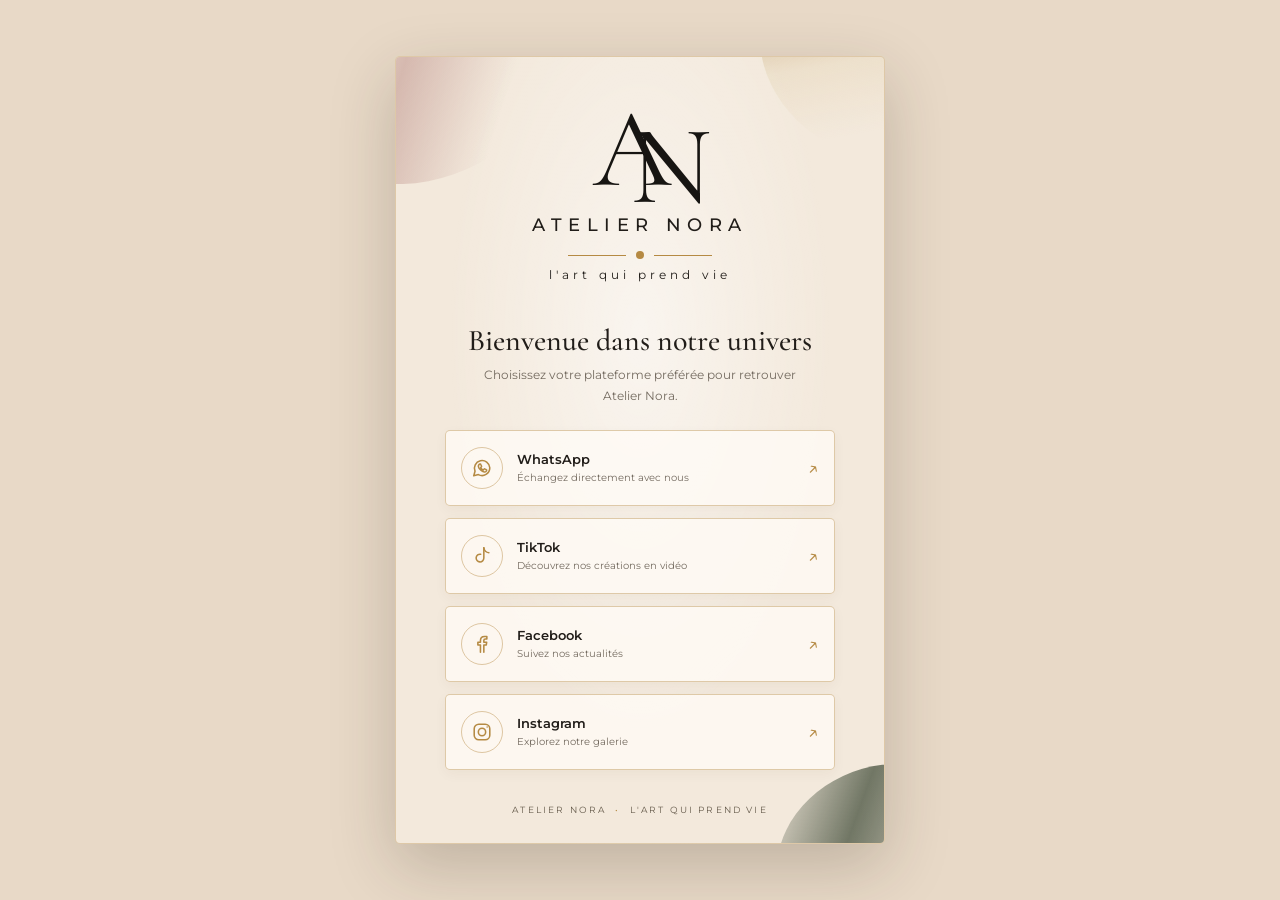
<file: index.html>
<!DOCTYPE html>
<html lang="fr">
<head>
  <meta charset="UTF-8">
  <meta name="viewport" content="width=device-width, initial-scale=1.0">
  <meta name="theme-color" content="#F3E9DC">
  <meta name="description" content="Retrouvez Atelier Nora sur WhatsApp, TikTok, Facebook et Instagram.">
  <title>Atelier Nora — Retrouvez-nous</title>
  <link rel="preconnect" href="https://fonts.googleapis.com">
  <link rel="preconnect" href="https://fonts.gstatic.com" crossorigin>
  <link href="https://fonts.googleapis.com/css2?family=Cormorant+Garamond:wght@400;500;600&family=Montserrat:wght@400;500;600&display=swap" rel="stylesheet">
  <link rel="stylesheet" href="style.css">
</head>
<body>
  <main class="page">
    <div class="paint paint-pink"></div>
    <div class="paint paint-gold"></div>
    <div class="paint paint-green"></div>

    <section class="content" aria-labelledby="brand">
      <div class="monogram" aria-label="Monogramme AN">
        <span class="letter-a">A</span><span class="letter-n">N</span>
      </div>
      <p class="brand-name" id="brand">ATELIER NORA</p>
      <div class="gold-divider"><span></span></div>
      <p class="tagline">l'art qui prend vie</p>

      <div class="intro">
        <h1>Bienvenue dans notre univers</h1>
        <p>Choisissez votre plateforme préférée pour retrouver Atelier Nora.</p>
      </div>

      <nav class="social-links" aria-label="Réseaux sociaux">
        <a class="social-link whatsapp" data-platform="whatsapp" href="#" target="_blank" rel="noopener noreferrer">
          <span class="social-icon" aria-hidden="true">
            <svg viewBox="0 0 24 24"><path d="M20.5 11.8a8.4 8.4 0 0 1-12.4 7.4L3 20.5l1.4-4.9A8.4 8.4 0 1 1 20.5 11.8Z"/><path d="M9 8.2c.2-.4.4-.4.7-.4h.5c.2 0 .4.1.5.4l.8 1.8c.1.2.1.4-.1.6l-.6.7c-.2.2-.2.4 0 .7.5.9 1.3 1.6 2.2 2.1.2.1.4.1.6-.1l.8-.9c.2-.2.4-.2.6-.1l1.7.8c.3.1.4.3.4.5 0 .3-.2 1.1-.7 1.5-.5.5-1.2.7-1.9.6-1.1-.2-2.5-.8-4-2.2-1.3-1.2-2.2-2.7-2.4-3.7-.2-.8.1-1.6.5-2.1Z"/></svg>
          </span>
          <span><strong>WhatsApp</strong><small>Échangez directement avec nous</small></span>
          <span class="arrow">↗</span>
        </a>

        <a class="social-link tiktok" data-platform="tiktok" href="#" target="_blank" rel="noopener noreferrer">
          <span class="social-icon" aria-hidden="true">
            <svg viewBox="0 0 24 24"><path d="M14 3v11.2a4.2 4.2 0 1 1-3.5-4.1"/><path d="M14 3c.5 3.2 2.4 5.1 5.5 5.4"/></svg>
          </span>
          <span><strong>TikTok</strong><small>Découvrez nos créations en vidéo</small></span>
          <span class="arrow">↗</span>
        </a>

        <a class="social-link facebook" data-platform="facebook" href="#" target="_blank" rel="noopener noreferrer">
          <span class="social-icon" aria-hidden="true">
            <svg viewBox="0 0 24 24"><path d="M14 21v-8h2.7l.4-3H14V8.1c0-.9.3-1.5 1.6-1.5h1.7V3.9c-.3 0-1.4-.1-2.6-.1-2.6 0-4.4 1.6-4.4 4.5V10H7.5v3h2.8v8"/></svg>
          </span>
          <span><strong>Facebook</strong><small>Suivez nos actualités</small></span>
          <span class="arrow">↗</span>
        </a>

        <a class="social-link instagram" data-platform="instagram" href="#" target="_blank" rel="noopener noreferrer">
          <span class="social-icon" aria-hidden="true">
            <svg viewBox="0 0 24 24"><rect x="3.5" y="3.5" width="17" height="17" rx="5"/><circle cx="12" cy="12" r="4"/><path d="M17.6 6.5h.01"/></svg>
          </span>
          <span><strong>Instagram</strong><small>Explorez notre galerie</small></span>
          <span class="arrow">↗</span>
        </a>
      </nav>

      <p class="footer">ATELIER NORA <span>•</span> L'ART QUI PREND VIE</p>
    </section>
  </main>
  <script src="script.js"></script>
</body>
</html>
</file>
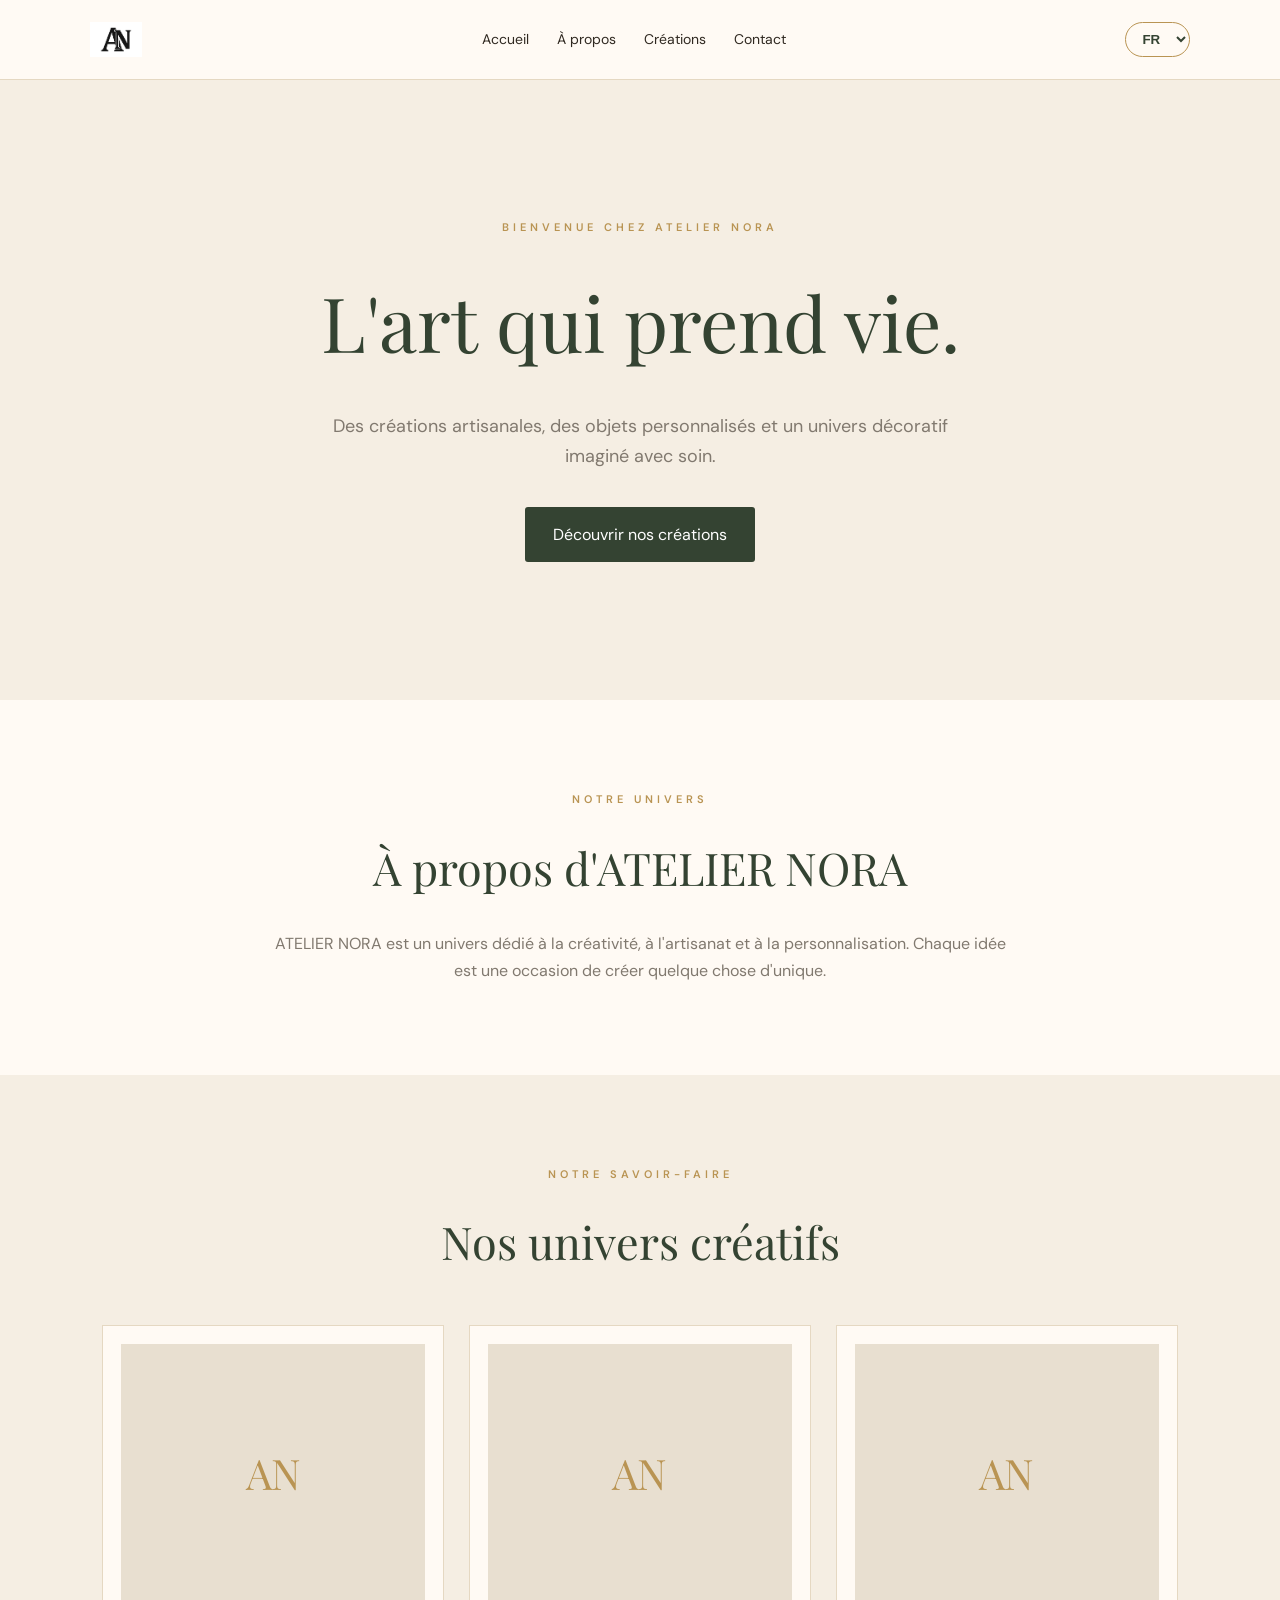
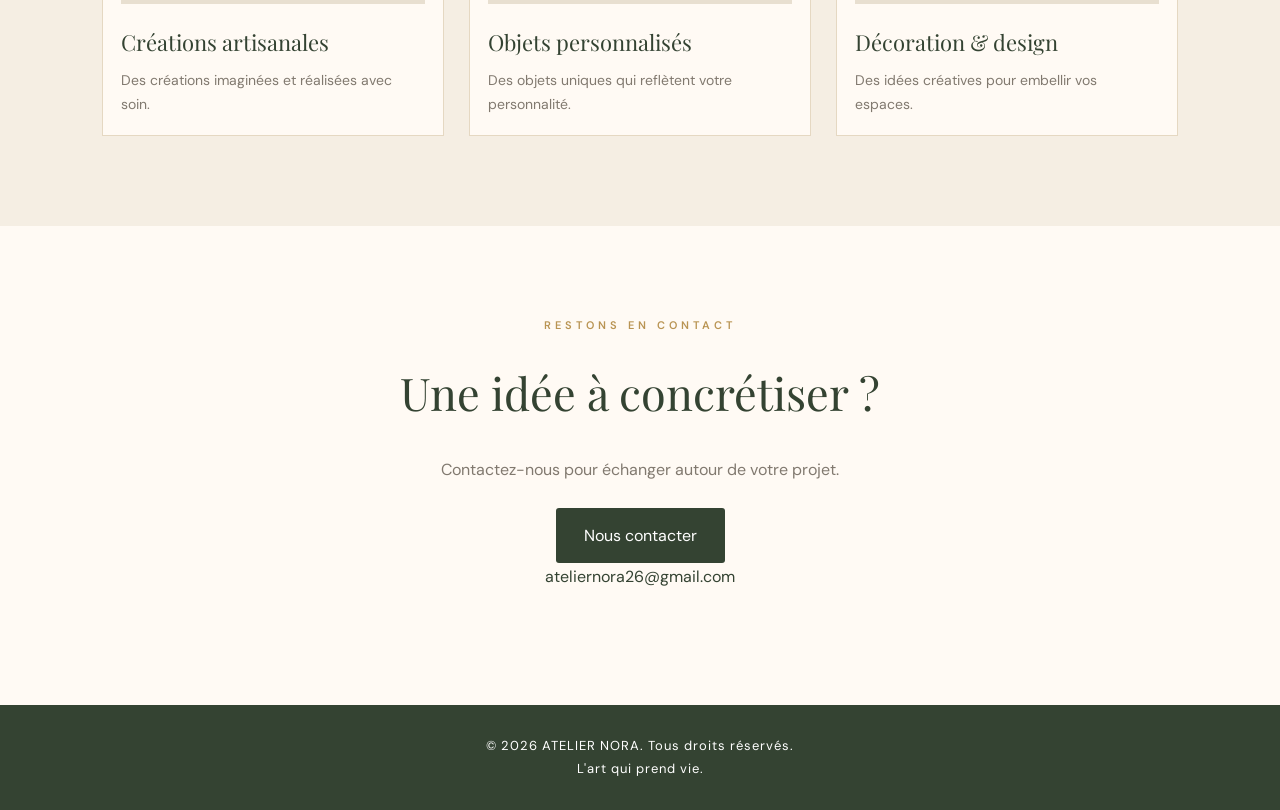
<file: portfolio.html>
<!DOCTYPE html>
<html lang="fr">
<head>
  <meta charset="UTF-8">
  <meta name="viewport" content="width=device-width, initial-scale=1.0">
  <meta name="description" content="ATELIER NORA — Créations artisanales, objets personnalisés, décoration et design.">
  <title>ATELIER NORA | Portfolio</title>
  <link rel="stylesheet" href="portfolio.css">
</head>

<body>

  <header class="header">
    <a href="portfolio.html" class="brand">
      <img src="logo.png" alt="ATELIER NORA">
    </a>

    <nav class="navigation">
      <a href="#accueil" data-i18n="navHome">Accueil</a>
      <a href="#apropos" data-i18n="navAbout">À propos</a>
      <a href="#creations" data-i18n="navCreations">Créations</a>
      <a href="#contact" data-i18n="navContact">Contact</a>
    </nav>

    <select id="languageSelect" aria-label="Choose language">
      <option value="fr" selected>FR</option>
      <option value="en">EN</option>
    </select>
  </header>

  <main>
    <section class="hero" id="accueil">
      <p class="eyebrow" data-i18n="eyebrow">BIENVENUE CHEZ ATELIER NORA</p>

      <h1 data-i18n="heroTitle">L'art qui prend vie.</h1>

      <p class="hero-description" data-i18n="heroText">
        Des créations artisanales, des objets personnalisés et un univers
        décoratif imaginé avec soin.
      </p>

      <a href="#creations" class="main-button" data-i18n="heroButton">
        Découvrir nos créations
      </a>
    </section>

    <section class="about section" id="apropos">
      <p class="eyebrow" data-i18n="aboutEyebrow">NOTRE UNIVERS</p>
      <h2 data-i18n="aboutTitle">À propos d'ATELIER NORA</h2>
      <p data-i18n="aboutText">
        ATELIER NORA est un univers dédié à la créativité, à l'artisanat
        et à la personnalisation. Chaque idée est une occasion de créer
        quelque chose d'unique.
      </p>
    </section>

    <section class="creations section" id="creations">
      <p class="eyebrow" data-i18n="workEyebrow">NOTRE SAVOIR-FAIRE</p>
      <h2 data-i18n="workTitle">Nos univers créatifs</h2>

      <div class="gallery">
        <article class="gallery-card">
          <div class="image-placeholder">AN</div>
          <h3 data-i18n="category1">Créations artisanales</h3>
          <p data-i18n="description1">
            Des créations imaginées et réalisées avec soin.
          </p>
        </article>

        <article class="gallery-card">
          <div class="image-placeholder">AN</div>
          <h3 data-i18n="category2">Objets personnalisés</h3>
          <p data-i18n="description2">
            Des objets uniques qui reflètent votre personnalité.
          </p>
        </article>

        <article class="gallery-card">
          <div class="image-placeholder">AN</div>
          <h3 data-i18n="category3">Décoration & design</h3>
          <p data-i18n="description3">
            Des idées créatives pour embellir vos espaces.
          </p>
        </article>
      </div>
    </section>

    <section class="contact section" id="contact">
      <p class="eyebrow" data-i18n="contactEyebrow">RESTONS EN CONTACT</p>
      <h2 data-i18n="contactTitle">Une idée à concrétiser ?</h2>
      <p data-i18n="contactText">
        Contactez-nous pour échanger autour de votre projet.
      </p>

      <a href="https://wa.me/229014875734"
         target="_blank"
         rel="noopener noreferrer"
         class="main-button"
         data-i18n="contactButton">
        Nous contacter
      </a>

      <p>
        <a href="mailto:ateliernora26@gmail.com">
          ateliernora26@gmail.com
        </a>
      </p>
    </section>
  </main>

  <footer>
    <p>© <span id="currentYear"></span> ATELIER NORA. Tous droits réservés.</p>
    <p data-i18n="footerText">L'art qui prend vie.</p>
  </footer>

  <script src="portfolio.js"></script>
</body>
</html>
</file>
<file: style.css>
* { box-sizing: border-box; }

:root {
  --cream: #F3E9DC;
  --cream-light: #FBF6EF;
  --pink: #C99A91;
  --gold: #B58A43;
  --gold-light: #D7B878;
  --sage: #59634D;
  --ink: #211D19;
  --muted: #746B60;
}

body {
  margin: 0;
  min-height: 100vh;
  padding: 28px 16px;
  display: grid;
  place-items: center;
  color: var(--ink);
  background: #E8D9C7;
  font-family: "Montserrat", Arial, sans-serif;
}

.page {
  position: relative;
  isolation: isolate;
  width: min(100%, 490px);
  min-height: 780px;
  overflow: hidden;
  border: 1px solid rgba(181,138,67,.35);
  border-radius: 5px;
  background:
    radial-gradient(ellipse at 50% 35%, rgba(255,255,255,.55), transparent 55%),
    var(--cream);
  box-shadow: 0 22px 65px rgba(47,35,22,.22);
}

.content {
  position: relative;
  z-index: 2;
  width: min(100% - 42px, 390px);
  margin: 0 auto;
  padding: 42px 0 28px;
  text-align: center;
}

.paint { position: absolute; z-index: 1; pointer-events: none; filter: saturate(.85); }
.paint-pink {
  width: 240px; height: 180px; top: -55px; left: -95px;
  transform: rotate(-28deg);
  background: linear-gradient(135deg, transparent 10%, rgba(201,154,145,.62) 42%, rgba(201,154,145,.12) 70%, transparent 78%);
  border-radius: 48% 52% 36% 64%;
}
.paint-gold {
  width: 230px; height: 190px; top: -95px; right: -100px;
  transform: rotate(35deg);
  background: linear-gradient(135deg, transparent, rgba(181,138,67,.55), rgba(215,184,120,.18), transparent 75%);
  border-radius: 50%;
}
.paint-green {
  width: 210px; height: 170px; bottom: -95px; right: -100px;
  transform: rotate(-25deg);
  background: linear-gradient(135deg, transparent, rgba(89,99,77,.85), rgba(89,99,77,.25) 75%, transparent);
  border-radius: 50%;
}

.monogram {
  position: relative;
  width: 125px;
  height: 112px;
  margin: 0 auto 3px;
  font-family: "Cormorant Garamond", Georgia, serif;
  color: #171512;
}
.monogram span { position: absolute; font-size: 112px; line-height: 1; font-weight: 400; }
.letter-a { left: 15px; top: -5px; }
.letter-n { left: 52px; top: 12px; }

.brand-name {
  margin: 0;
  font-size: 18px;
  letter-spacing: .36em;
  font-weight: 500;
}
.gold-divider {
  display: flex; align-items: center; justify-content: center;
  gap: 10px; margin: 15px auto 8px;
}
.gold-divider::before, .gold-divider::after {
  content: ""; width: 58px; height: 1px; background: var(--gold);
}
.gold-divider span { width: 8px; height: 8px; border-radius: 50%; background: var(--gold); }
.tagline { margin: 0; font-size: 12px; letter-spacing: .35em; }

.intro { margin: 42px 0 24px; }
.intro h1 {
  margin: 0 0 8px;
  font: 500 30px/1.1 "Cormorant Garamond", Georgia, serif;
}
.intro p { max-width: 320px; margin: auto; color: var(--muted); font-size: 12px; line-height: 1.7; }

.social-links { display: grid; gap: 12px; text-align: left; }
.social-link {
  display: flex; align-items: center; gap: 14px;
  min-height: 76px; padding: 12px 15px;
  color: var(--ink); text-decoration: none;
  border: 1px solid rgba(181,138,67,.43);
  border-radius: 5px;
  background: rgba(255,252,247,.78);
  box-shadow: 0 4px 13px rgba(70,53,32,.045);
  transition: transform .2s ease, background .2s ease, box-shadow .2s ease;
}
.social-link:hover { transform: translateY(-2px); background: #fffaf3; box-shadow: 0 8px 20px rgba(70,53,32,.1); }
.social-icon {
  display: grid; place-items: center; flex: 0 0 42px; height: 42px;
  color: var(--gold); border: 1px solid rgba(181,138,67,.45); border-radius: 50%;
}
.social-icon svg { width: 22px; height: 22px; fill: none; stroke: currentColor; stroke-width: 1.7; stroke-linecap: round; stroke-linejoin: round; }
.social-link > span:nth-child(2) { display: grid; gap: 4px; flex: 1; }
.social-link strong { font-size: 13px; font-weight: 600; }
.social-link small { color: var(--muted); font-size: 10px; }
.arrow { color: var(--gold); font-size: 20px; }
.footer { margin: 34px 0 0; font-size: 9px; letter-spacing: .24em; color: #655A4B; }
.footer span { color: var(--gold); padding: 0 5px; }

@media (max-width: 380px) {
  .content { width: calc(100% - 30px); padding-top: 32px; }
  .intro { margin-top: 32px; }
  .intro h1 { font-size: 27px; }
  .social-link { min-height: 70px; padding: 10px; }
}
</file>
<file: portfolio.css>
@import url('https://fonts.googleapis.com/css2?family=DM+Sans:wght@400;500;600&family=Playfair+Display:wght@400;500;600&display=swap');

/* =========================
   1. COULEURS ET VARIABLES
========================= */

:root {
  --cream: #f5eee3;
  --white: #fffaf4;
  --gold: #b99453;
  --green: #344332;
  --text: #302921;
  --muted: #81796f;
  --border: #e5d8c2;
}

/* =========================
   2. BASE DU SITE
========================= */

* {
  margin: 0;
  padding: 0;
  box-sizing: border-box;
}

html {
  scroll-behavior: smooth;
  scroll-padding-top: 100px;
}

body {
  background: var(--cream);
  color: var(--text);
  font-family: 'DM Sans', sans-serif;
  line-height: 1.7;
  overflow-x: hidden;
}

h1, h2, h3 {
  font-family: 'Playfair Display', serif;
  font-weight: 400;
  color: var(--green);
}

a {
  text-decoration: none;
}

/* =========================
   3. EN-TÊTE ET NAVIGATION
========================= */

.header {
  width: 100%;
  min-height: 80px;
  padding: 12px 7%;
  background: var(--white);
  border-bottom: 1px solid var(--border);

  display: flex;
  align-items: center;
  justify-content: space-between;
  gap: 20px;

  position: sticky;
  top: 0;
  z-index: 100;
}

/* LOGO */

.brand {
  display: flex;
  align-items: center;
  flex-shrink: 0;
}

.brand img {
  display: block;
  width: 52px;
  height: 52px;
  max-width: 52px;
  object-fit: contain;
}

/* MENU */

.navigation {
  display: flex;
  align-items: center;
  justify-content: center;
  gap: 28px;
}

.navigation a {
  color: var(--text);
  font-size: 14px;
  transition: color 0.3s;
}

.navigation a:hover {
  color: var(--gold);
}

/* LANGUE */

#languageSelect {
  border: 1px solid var(--gold);
  background: transparent;
  color: var(--green);
  padding: 8px 12px;
  border-radius: 20px;
  font-weight: 600;
  cursor: pointer;
  flex-shrink: 0;
}

/* =========================
   4. SECTION ACCUEIL
========================= */

.hero {
  min-height: 620px;
  padding: 120px 8%;

  display: flex;
  flex-direction: column;
  align-items: center;
  justify-content: center;

  text-align: center;
  background: var(--cream);
}

.eyebrow {
  color: var(--gold);
  letter-spacing: 4px;
  font-size: 11px;
  font-weight: 600;
  margin-bottom: 20px;
}

.hero h1 {
  font-size: clamp(42px, 7vw, 76px);
  margin-bottom: 25px;
}

.hero-description {
  max-width: 650px;
  color: var(--muted);
  font-size: 18px;
  margin-bottom: 35px;
}

/* =========================
   5. BOUTONS
========================= */

.main-button {
  display: inline-block;
  background: var(--green);
  color: white;
  padding: 14px 28px;
  border-radius: 3px;
  transition: background 0.3s;
}

.main-button:hover {
  background: var(--gold);
}

/* =========================
   6. SECTIONS GÉNÉRALES
========================= */

.section {
  padding: 90px 8%;
  text-align: center;
}

.section h2 {
  font-size: clamp(30px, 5vw, 45px);
  margin-bottom: 25px;
}

/* =========================
   7. À PROPOS
========================= */

.about {
  background: var(--white);
}

.about > p:last-child {
  max-width: 750px;
  margin: auto;
  color: var(--muted);
}

/* =========================
   8. GALERIE DES CRÉATIONS
========================= */

.creations {
  background: var(--cream);
}

.gallery {
  display: grid;
  grid-template-columns: repeat(3, minmax(0, 1fr));
  gap: 25px;
  margin-top: 45px;
}

.gallery-card {
  min-width: 0;
  background: var(--white);
  padding: 18px;
  border: 1px solid var(--border);
  text-align: left;
}

.image-placeholder {
  width: 100%;
  height: 260px;
  background: #e8dfd0;
  color: var(--gold);

  display: flex;
  align-items: center;
  justify-content: center;

  font-family: 'Playfair Display', serif;
  font-size: 42px;
  margin-bottom: 20px;
}

.gallery-card h3 {
  font-size: 22px;
  margin-bottom: 8px;
}

.gallery-card p {
  color: var(--muted);
  font-size: 14px;
}

/* =========================
   9. CONTACT
========================= */

.contact {
  background: var(--white);
}

.contact > p:not(.eyebrow) {
  color: var(--muted);
  margin-bottom: 25px;
}

.contact a:not(.main-button) {
  color: var(--green);
}

/* =========================
   10. PIED DE PAGE
========================= */

footer {
  padding: 30px;
  background: var(--green);
  color: white;
  text-align: center;
  font-size: 13px;
  letter-spacing: 1px;
}

/* =========================
   11. TABLETTES
========================= */

@media (max-width: 900px) {
  .header {
    padding: 12px 4%;
  }

  .navigation {
    gap: 16px;
  }

  .gallery {
    grid-template-columns: repeat(2, minmax(0, 1fr));
  }
}

/* =========================
   12. TÉLÉPHONES ET IPHONE
========================= */

@media (max-width: 768px) {

  .header {
    min-height: auto;
    padding: 10px 5%;
    display: flex;
    flex-wrap: wrap;
    justify-content: space-between;
    gap: 10px;
  }

  /* Logo réduit sur téléphone */

  .brand img {
    width: 35px;
    height: 35px;
    max-width: 35px;
  }

  /* Menu sur une deuxième ligne */

  .navigation {
    order: 3;
    width: 100%;
    display: flex;
    justify-content: center;
    gap: 18px;
    flex-wrap: wrap;
  }

  .navigation a {
    font-size: 12px;
  }

  #languageSelect {
    font-size: 12px;
    padding: 7px 10px;
  }

  .hero {
    min-height: 520px;
    padding: 85px 7%;
  }

  .hero h1 {
    font-size: 42px;
  }

  .hero-description {
    font-size: 16px;
  }

  .section {
    padding: 65px 6%;
  }

  .gallery {
    grid-template-columns: 1fr;
    gap: 20px;
  }

  .image-placeholder {
    height: 230px;
  }

  .gallery-card {
    padding: 15px;
  }

  footer {
    padding: 25px 15px;
  }
}

/* =========================
   13. PETITS ÉCRANS
========================= */

@media (max-width: 380px) {

  .brand img {
    width: 30px;
    height: 30px;
    max-width: 30px;
  }

  .navigation {
    gap: 12px;
  }

  .navigation a {
    font-size: 11px;
  }

  .hero h1 {
    font-size: 35px;
  }

  .hero {
    padding: 70px 6%;
  }
}
</file>
